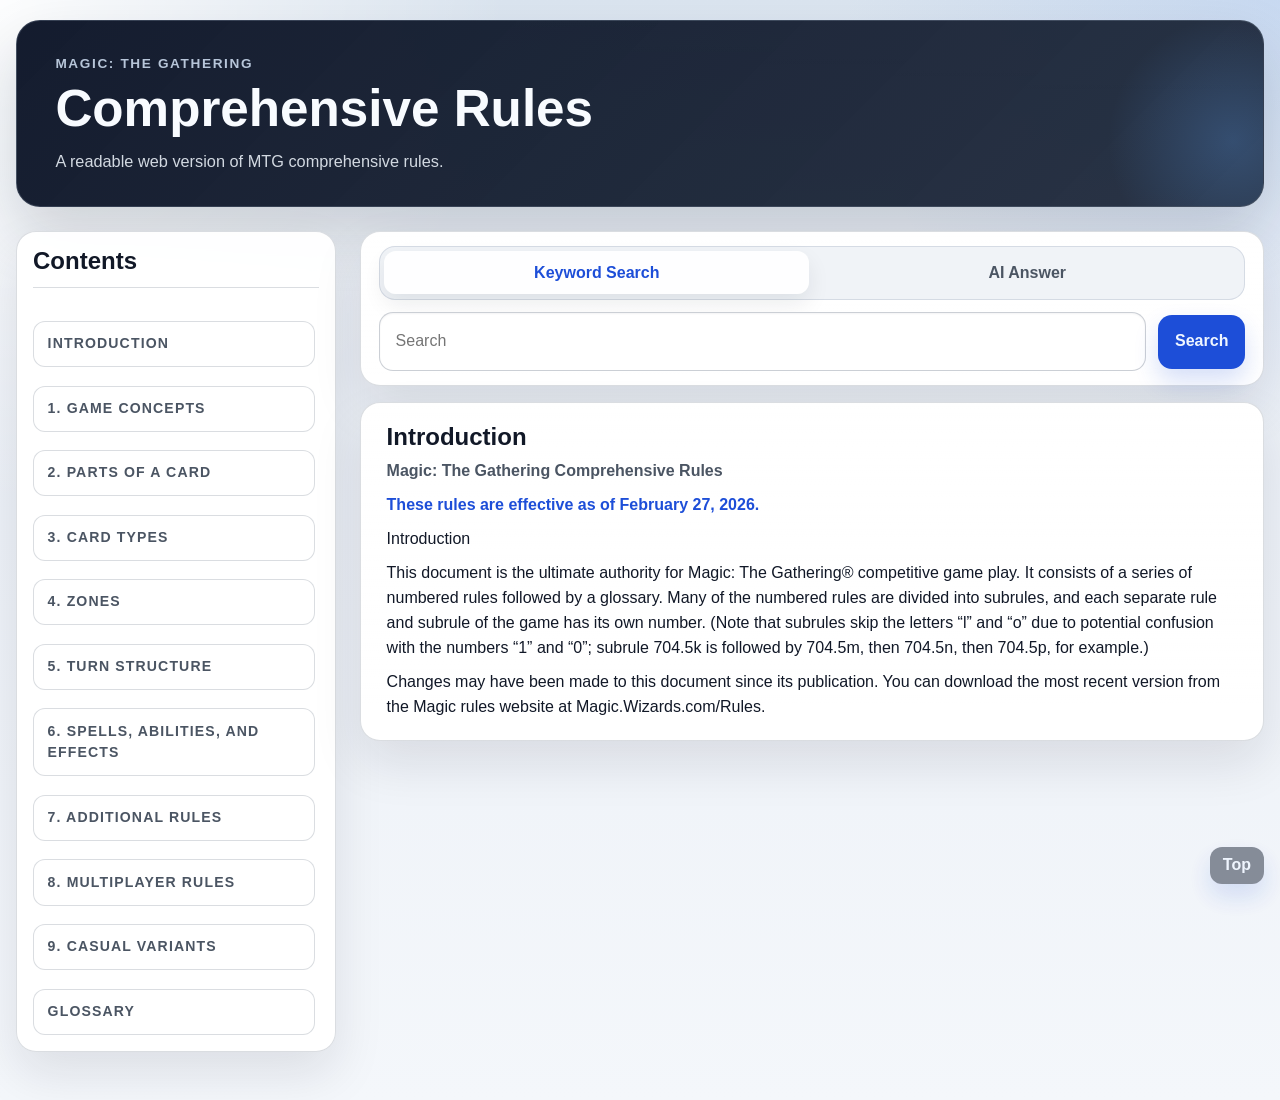
<file: index.html>
<!DOCTYPE html>
<html lang="en">
<head>
  <meta charset="UTF-8">
  <meta name="viewport" content="width=device-width, initial-scale=1.0">
  <title>Magic Comprehensive Rules</title>
  <link rel="stylesheet" href="styles.css">
</head>
<body>
  <div class="page-shell">
    <header id="page-top" class="hero">
      <p class="eyebrow">Magic: The Gathering</p>
      <h1>Comprehensive Rules</h1>
      <p class="hero-copy">
        A readable web version of MTG comprehensive rules.
      </p>
    </header>

    <div class="layout">
      <div id="mobile-search-slot" class="mobile-search-slot"></div>
      <aside class="toc-panel" aria-labelledby="toc-heading">
        <div class="toc-inner">
          <div class="toc-header">
            <h2 id="toc-heading">Contents</h2>
            <button
              id="toc-toggle"
              class="toc-toggle"
              type="button"
              aria-expanded="true"
              aria-controls="toc"
            >
              -
            </button>
          </div>
          <nav id="toc" class="toc" aria-label="Table of contents">
            <p class="loading">Loading contents…</p>
          </nav>
        </div>
      </aside>

      <main id="top" class="rules-panel">
        <div id="search-card-home"></div>
        <section class="card search-card" aria-label="Search or AI answer">
          <div class="search-mode-toggle" role="group" aria-label="Search mode">
            <button
              id="keyword-mode-button"
              class="search-mode-button is-active"
              type="button"
              data-search-mode="keyword"
              aria-pressed="true"
              disabled
            >
              Keyword Search
            </button>
            <button
              id="ai-mode-button"
              class="search-mode-button"
              type="button"
              data-search-mode="ai"
              aria-pressed="false"
              disabled
            >
              AI Answer
            </button>
          </div>

          <form id="search-form" class="search-form" role="search">
            <label class="sr-only" for="keyword-search">Search the rules text or ask AI</label>
            <input
              id="keyword-search"
              class="search-input"
              type="search"
              name="query"
              autocomplete="off"
              spellcheck="false"
              disabled
            >
            <button class="search-button" type="submit" disabled>Search</button>
          </form>

        </section>

        <section id="search-results-page" class="card search-page" aria-live="polite" hidden>
          <div class="search-page-header">
            <h2>Search Results</h2>
            <p id="search-page-summary" class="search-page-summary"></p>
          </div>
          <div id="search-results" class="search-results"></div>
        </section>

        <section id="ai-results-page" class="card search-page ai-results-page" aria-live="polite" hidden>
          <div class="search-page-header">
            <h2>AI Answer</h2>
            <p id="ai-page-summary" class="search-page-summary"></p>
          </div>
          <div id="ai-results" class="ai-results"></div>
        </section>

        <section id="intro" class="card intro-card" aria-live="polite">
          <p class="loading">Loading rules text…</p>
        </section>
        <article id="rules" class="rules-content" aria-label="Magic Comprehensive Rules"></article>
      </main>
    </div>
  </div>

  <div class="floating-actions" aria-label="Page actions">
    <a class="mobile-top-link" href="#page-top">Top</a>
  </div>

  <script>
    const RULE_FILE = "MagicCompRules.txt";
    const SEARCH_RESULT_LIMIT = 75;
    const SEARCH_MODE_KEYWORD = "keyword";
    const SEARCH_MODE_AI = "ai";
    const searchState = {
      records: [],
      recordsById: new Map(),
      latestResults: [],
      activeTerms: [],
      selectedTargetId: "",
      latestAiQuery: "",
      mode: SEARCH_MODE_KEYWORD,
    };

    function slugify(value) {
      return value
        .toLowerCase()
        .replace(/[^a-z0-9]+/g, "-")
        .replace(/^-+|-+$/g, "");
    }

    function makeSectionId(line) {
      const match = line.match(/^(\d{3})\.\s+/);
      if (match) {
        return `rule-${match[1]}`;
      }
      if (line === "Glossary") {
        return "glossary";
      }
      return slugify(line);
    }

    function makeChapterId(title) {
      return `chapter-${slugify(title)}`;
    }

    function makeRuleLineId(ruleNumber) {
      return `rule-${ruleNumber.toLowerCase().replace(/[^a-z0-9]+/g, "-").replace(/^-+|-+$/g, "")}`;
    }

    function findNthIndex(lines, value, occurrence) {
      let count = 0;
      for (let index = 0; index < lines.length; index += 1) {
        if (lines[index] === value) {
          count += 1;
          if (count === occurrence) {
            return index;
          }
        }
      }
      return -1;
    }

    function createParagraph(text, className) {
      const paragraph = document.createElement("p");
      appendLinkedRuleText(paragraph, text);
      if (className) {
        paragraph.className = className;
      }
      return paragraph;
    }

    function createRuleReferenceLink(ruleNumber) {
      const normalizedRuleNumber = ruleNumber.toLowerCase().replace(/\.$/, "");
      const link = document.createElement("a");
      link.className = "rule-ref-link";
      link.href = /^\d{3}$/.test(normalizedRuleNumber)
        ? `#rule-${normalizedRuleNumber}`
        : `#${makeRuleLineId(normalizedRuleNumber)}`;
      link.textContent = normalizedRuleNumber;
      return link;
    }

    function appendLinkedRuleText(element, text) {
      const referenceRegex = /\b(rule|rules)\s+((?:\d{3}(?:\.\d+[a-z]?)?)(?:\s*(?:,|and|or)\s+\d{3}(?:\.\d+[a-z]?)?)*)/gi;
      const ruleNumberRegex = /\d{3}(?:\.\d+[a-z]?)?/gi;
      let lastIndex = 0;

      Array.from(text.matchAll(referenceRegex)).forEach((match) => {
        const matchIndex = match.index ?? 0;
        if (matchIndex > lastIndex) {
          element.appendChild(document.createTextNode(text.slice(lastIndex, matchIndex)));
        }

        const [, prefix, references] = match;
        element.appendChild(document.createTextNode(`${prefix} `));

        let referenceIndex = 0;
        Array.from(references.matchAll(ruleNumberRegex)).forEach((referenceMatch) => {
          const numberIndex = referenceMatch.index ?? 0;
          if (numberIndex > referenceIndex) {
            element.appendChild(document.createTextNode(references.slice(referenceIndex, numberIndex)));
          }

          element.appendChild(createRuleReferenceLink(referenceMatch[0]));
          referenceIndex = numberIndex + referenceMatch[0].length;
        });

        if (referenceIndex < references.length) {
          element.appendChild(document.createTextNode(references.slice(referenceIndex)));
        }

        lastIndex = matchIndex + match[0].length;
      });

      if (lastIndex < text.length) {
        element.appendChild(document.createTextNode(text.slice(lastIndex)));
      }
    }

    function normalizeSearchText(value) {
      return value.toLowerCase().replace(/\s+/g, " ").trim();
    }

    function parseSearchTerms(query) {
      return query
        .toLowerCase()
        .trim()
        .split(/\s+/)
        .filter(Boolean);
    }

    function escapeHtml(value) {
      return value
        .replaceAll("&", "&amp;")
        .replaceAll("<", "&lt;")
        .replaceAll(">", "&gt;")
        .replaceAll('"', "&quot;")
        .replaceAll("'", "&#39;");
    }

    function escapeRegExp(value) {
      return value.replace(/[.*+?^${}()|[\]\\]/g, "\\$&");
    }

    function buildSearchRegex(terms) {
      if (!terms.length) {
        return null;
      }

      const pattern = terms
        .slice()
        .sort((left, right) => right.length - left.length)
        .map((term) => escapeRegExp(term))
        .join("|");
      return new RegExp(`(${pattern})`, "gi");
    }

    function highlightMatchesInText(text, terms) {
      const regex = buildSearchRegex(terms);
      if (!regex) {
        return escapeHtml(text);
      }

      const matches = Array.from(text.matchAll(regex));
      if (!matches.length) {
        return escapeHtml(text);
      }

      let html = "";
      let lastIndex = 0;
      matches.forEach((match) => {
        const index = match.index ?? 0;
        html += escapeHtml(text.slice(lastIndex, index));
        html += `<mark class="search-highlight">${escapeHtml(match[0])}</mark>`;
        lastIndex = index + match[0].length;
      });
      html += escapeHtml(text.slice(lastIndex));
      return html;
    }

    function createSearchSnippet(text, terms, maxLength = 220) {
      if (!text) {
        return "";
      }

      const normalizedText = text.toLowerCase();
      const firstMatchIndex = terms.reduce((closest, term) => {
        const matchIndex = normalizedText.indexOf(term);
        if (matchIndex === -1) {
          return closest;
        }
        return closest === -1 ? matchIndex : Math.min(closest, matchIndex);
      }, -1);

      const focusIndex = firstMatchIndex === -1 ? 0 : firstMatchIndex;
      const start = Math.max(0, focusIndex - 80);
      const end = Math.min(text.length, start + maxLength);
      const snippet = text.slice(start, end).trim();
      const prefix = start > 0 ? "..." : "";
      const suffix = end < text.length ? "..." : "";
      return highlightMatchesInText(`${prefix}${snippet}${suffix}`, terms);
    }

    function createSearchRecord(records, data) {
      records.push({
        ...data,
        order: records.length,
        searchText: normalizeSearchText(data.searchText),
      });
    }

    function buildIntro(lines) {
      const intro = document.getElementById("intro");
      intro.replaceChildren();

      const nonEmpty = lines.map((line) => line.trim()).filter(Boolean);
      const [title, effectiveDate, ...rest] = nonEmpty;

      const introHeading = document.createElement("h2");
      introHeading.textContent = "Introduction";
      intro.appendChild(introHeading);

      if (title) {
        const sourceTitle = document.createElement("p");
        sourceTitle.className = "intro-source-title";
        sourceTitle.textContent = title;
        intro.appendChild(sourceTitle);
      }

      if (effectiveDate) {
        const effectiveNode = document.createElement("p");
        effectiveNode.className = "effective-date";
        effectiveNode.textContent = effectiveDate;
        intro.appendChild(effectiveNode);
      }

      rest.forEach((line) => {
        intro.appendChild(createParagraph(line));
      });
    }

    function parseContents(lines) {
      const chapters = [];
      let currentChapter = null;
      let reachedGlossary = false;

      lines.forEach((rawLine) => {
        const line = rawLine.trim();
        if (!line || reachedGlossary) {
          return;
        }

        if (/^\d+\.\s/.test(line) && !/^\d{3}\.\s/.test(line)) {
          currentChapter = { title: line, sections: [] };
          chapters.push(currentChapter);
          return;
        }

        if (/^\d{3}\.\s/.test(line)) {
          if (!currentChapter) {
            currentChapter = { title: "Rules", sections: [] };
            chapters.push(currentChapter);
          }
          currentChapter.sections.push({ title: line, id: makeSectionId(line) });
          return;
        }

        if (line === "Glossary") {
          chapters.push({ title: "Glossary", id: "glossary", standalone: true });
          currentChapter = null;
          reachedGlossary = true;
        }
      });

      return chapters;
    }

    function buildContents(chapters) {
      const toc = document.getElementById("toc");
      toc.replaceChildren();

      const fragment = document.createDocumentFragment();

      const introLink = document.createElement("a");
      introLink.className = "toc-standalone-link";
      introLink.href = "#intro";
      introLink.textContent = "Introduction";
      fragment.appendChild(introLink);

      chapters.forEach((chapter) => {
        if (chapter.standalone) {
          const link = document.createElement("a");
          link.className = "toc-standalone-link";
          link.href = `#${chapter.id}`;
          link.textContent = chapter.title;
          fragment.appendChild(link);
          return;
        }

        const link = document.createElement("a");
        link.className = "toc-chapter-link";
        link.href = `#${makeChapterId(chapter.title)}`;
        link.textContent = chapter.title;
        fragment.appendChild(link);
      });

      toc.appendChild(fragment);
    }

    function buildRules(lines, chapters) {
      const rulesRoot = document.getElementById("rules");
      rulesRoot.replaceChildren();

      const fragment = document.createDocumentFragment();
      const records = [];
      const chapterStarts = new Map(
        chapters
          .filter((chapter) => Array.isArray(chapter.sections) && chapter.sections.length > 0)
          .map((chapter) => [chapter.sections[0].title.slice(0, 3), chapter])
      );

      let currentChapter = null;
      let currentChapterTitle = "";
      let currentSection = null;
      let currentSectionBody = null;
      let currentSectionTitle = "";
      let currentNoteCount = 0;

      function flushChapter() {
        if (currentChapter) {
          fragment.appendChild(currentChapter);
          currentChapter = null;
        }
      }

      function flushSection() {
        if (currentSection) {
          currentChapter.querySelector(".chapter-sections").appendChild(currentSection);
          currentSection = null;
          currentSectionBody = null;
        }
      }

      lines.forEach((rawLine) => {
        const line = rawLine.trim();

        if (!line) {
          return;
        }

        const sectionMatch = line.match(/^(\d{3})\.\s+(.+)$/);
        if (sectionMatch) {
          flushSection();

          const [_, sectionNumber, sectionTitle] = sectionMatch;
          const chapter = chapterStarts.get(sectionNumber);
          if (chapter && (!currentChapter || currentChapter.id !== makeChapterId(chapter.title))) {
            flushChapter();
            currentChapterTitle = chapter.title;

            currentChapter = document.createElement("section");
            currentChapter.className = "chapter-block";
            currentChapter.id = makeChapterId(chapter.title);

            const chapterSummary = document.createElement("div");
            chapterSummary.className = "chapter-summary";

            const chapterHeading = document.createElement("span");
            chapterHeading.className = "chapter-heading";
            chapterHeading.textContent = chapter.title;
            chapterSummary.appendChild(chapterHeading);

            currentChapter.appendChild(chapterSummary);

            const chapterSections = document.createElement("div");
            chapterSections.className = "chapter-sections";
            currentChapter.appendChild(chapterSections);
          }

          currentSection = document.createElement("details");
          currentSection.className = "card rule-section";
          currentSection.id = `rule-${sectionNumber}`;
          currentSectionTitle = `${sectionNumber}. ${sectionTitle}`;
          currentNoteCount = 0;

          const summary = document.createElement("summary");
          summary.className = "rule-section-summary";

          const heading = document.createElement("span");
          heading.className = "rule-section-heading";
          heading.textContent = `${sectionNumber}. ${sectionTitle}`;
          summary.appendChild(heading);

          currentSection.appendChild(summary);

          currentSectionBody = document.createElement("div");
          currentSectionBody.className = "rule-section-body";
          currentSection.appendChild(currentSectionBody);

          createSearchRecord(records, {
            category: "Rule section",
            title: currentSectionTitle,
            subtitle: currentChapterTitle || "Rules",
            text: currentSectionTitle,
            searchText: `${currentChapterTitle} ${currentSectionTitle}`,
            targetId: currentSection.id,
            element: summary,
          });
          return;
        }

        const ruleLineMatch = line.match(/^(\d+\.\d+[a-z]?\.?)\s+(.*)$/i);
        if (ruleLineMatch && currentSectionBody) {
          const [_, ruleNumber, ruleText] = ruleLineMatch;
          const paragraph = document.createElement("p");
          paragraph.className = "rule-line";
          paragraph.id = makeRuleLineId(ruleNumber);

          const number = document.createElement("span");
          number.className = "rule-number";
          number.textContent = ruleNumber;
          paragraph.appendChild(number);
          appendLinkedRuleText(paragraph, ` ${ruleText}`);
          currentSectionBody.appendChild(paragraph);

          createSearchRecord(records, {
            category: "Rule line",
            title: `${ruleNumber} ${ruleText}`,
            subtitle: currentSectionTitle,
            text: `${ruleNumber} ${ruleText}`,
            searchText: `${currentChapterTitle} ${currentSectionTitle} ${ruleNumber} ${ruleText}`,
            targetId: paragraph.id,
            element: paragraph,
          });
          return;
        }

        if (currentSectionBody) {
          currentNoteCount += 1;
          const note = createParagraph(line, "rule-note");
          note.id = `${currentSection.id}-note-${currentNoteCount}`;
          currentSectionBody.appendChild(note);

          createSearchRecord(records, {
            category: "Rule note",
            title: line,
            subtitle: currentSectionTitle,
            text: line,
            searchText: `${currentChapterTitle} ${currentSectionTitle} ${line}`,
            targetId: note.id,
            element: note,
          });
        }
      });

      flushSection();
      flushChapter();
      rulesRoot.appendChild(fragment);
      return records;
    }

    function buildGlossary(lines) {
      const rulesRoot = document.getElementById("rules");
      const glossary = document.createElement("details");
      glossary.className = "card glossary-section";
      glossary.id = "glossary";

      const heading = document.createElement("summary");
      heading.className = "glossary-summary";

      const title = document.createElement("span");
      title.className = "glossary-heading";
      title.textContent = "Glossary";
      heading.appendChild(title);
      glossary.appendChild(heading);

      const glossaryBody = document.createElement("div");
      glossaryBody.className = "glossary-body";
      glossary.appendChild(glossaryBody);
      const records = [];

      function createEntry(term) {
        const entry = document.createElement("section");
        entry.className = "glossary-entry";
        entry.id = `glossary-${slugify(term)}`;

        const termHeading = document.createElement("h3");
        termHeading.textContent = term;
        entry.appendChild(termHeading);
        return entry;
      }

      const entries = [];
      let currentBlock = [];

      lines.forEach((rawLine) => {
        const line = rawLine.trim();
        if (!line) {
          if (currentBlock.length > 0) {
            entries.push(currentBlock);
            currentBlock = [];
          }
          return;
        }

        currentBlock.push(line);
      });

      if (currentBlock.length > 0) {
        entries.push(currentBlock);
      }

      const letterTargets = new Map();
      entries.forEach((entryLines) => {
        const term = entryLines[0] || "";
        const firstLetter = term.charAt(0).toUpperCase();
        if (/^[A-Z]$/.test(firstLetter) && !letterTargets.has(firstLetter)) {
          letterTargets.set(firstLetter, `glossary-${slugify(term)}`);
        }
      });

      const glossaryNav = document.createElement("nav");
      glossaryNav.className = "glossary-nav";
      glossaryNav.setAttribute("aria-label", "Glossary A to Z");

      "ABCDEFGHIJKLMNOPQRSTUVWXYZ".split("").forEach((letter) => {
        const targetId = letterTargets.get(letter);
        if (targetId) {
          const link = document.createElement("a");
          link.className = "glossary-nav-link";
          link.href = `#${targetId}`;
          link.textContent = letter;
          glossaryNav.appendChild(link);
          return;
        }

        const placeholder = document.createElement("span");
        placeholder.className = "glossary-nav-link is-disabled";
        placeholder.textContent = letter;
        placeholder.setAttribute("aria-hidden", "true");
        glossaryNav.appendChild(placeholder);
      });

      glossaryBody.appendChild(glossaryNav);

      entries.forEach((entryLines) => {
        const [term, ...descriptionLines] = entryLines;
        const entry = createEntry(term || "Terms");
        glossaryBody.appendChild(entry);

        descriptionLines.forEach((descriptionLine) => {
          entry.appendChild(createParagraph(descriptionLine));
        });

        createSearchRecord(records, {
          category: "Glossary",
          title: term || "Terms",
          subtitle: "Glossary entry",
          text: `${term || "Terms"} ${descriptionLines.join(" ")}`.trim(),
          searchText: `${term || "Terms"} ${descriptionLines.join(" ")}`.trim(),
          targetId: entry.id,
          element: entry,
        });
      });

      rulesRoot.appendChild(glossary);
      return records;
    }

    function clearActiveDocumentHighlights() {
      document.querySelectorAll("#intro mark.search-highlight, #rules mark.search-highlight").forEach((mark) => {
        const parent = mark.parentNode;
        if (!parent) {
          return;
        }

        parent.replaceChild(document.createTextNode(mark.textContent || ""), mark);
        parent.normalize();
      });
    }

    function highlightElementText(element, terms) {
      const regex = buildSearchRegex(terms);
      if (!regex || !element) {
        return;
      }

      const walker = document.createTreeWalker(element, NodeFilter.SHOW_TEXT, {
        acceptNode(node) {
          if (!node.nodeValue || !node.nodeValue.trim()) {
            return NodeFilter.FILTER_REJECT;
          }

          const parent = node.parentElement;
          if (!parent || parent.closest("mark.search-highlight")) {
            return NodeFilter.FILTER_REJECT;
          }

          if (["SCRIPT", "STYLE"].includes(parent.tagName)) {
            return NodeFilter.FILTER_REJECT;
          }

          return NodeFilter.FILTER_ACCEPT;
        },
      });

      const textNodes = [];
      let currentNode = walker.nextNode();
      while (currentNode) {
        textNodes.push(currentNode);
        currentNode = walker.nextNode();
      }

      textNodes.forEach((node) => {
        regex.lastIndex = 0;
        if (!regex.test(node.nodeValue)) {
          return;
        }

        regex.lastIndex = 0;
        const fragment = document.createDocumentFragment();
        let lastIndex = 0;

        Array.from(node.nodeValue.matchAll(regex)).forEach((match) => {
          const index = match.index ?? 0;
          if (index > lastIndex) {
            fragment.appendChild(document.createTextNode(node.nodeValue.slice(lastIndex, index)));
          }

          const mark = document.createElement("mark");
          mark.className = "search-highlight";
          mark.textContent = match[0];
          fragment.appendChild(mark);
          lastIndex = index + match[0].length;
        });

        if (lastIndex < node.nodeValue.length) {
          fragment.appendChild(document.createTextNode(node.nodeValue.slice(lastIndex)));
        }

        node.parentNode.replaceChild(fragment, node);
      });
    }

    function applyActiveDocumentHighlights() {
      clearActiveDocumentHighlights();

      if (!searchState.activeTerms.length) {
        return;
      }

      const targetId = searchState.selectedTargetId || window.location.hash.replace(/^#/, "");
      if (!targetId) {
        return;
      }

      const record = searchState.recordsById.get(targetId);
      if (!record) {
        return;
      }

      highlightElementText(record.element, searchState.activeTerms);
    }

    function getHashScrollTarget(target) {
      if (!target) {
        return null;
      }

      if (target.classList.contains("rule-section")) {
        return target.querySelector(".rule-section-summary") || target;
      }

      return target;
    }

    function isKeywordResultsTarget(target) {
      return Boolean(target && (target.id === "search-results-page" || target.closest("#search-results-page")));
    }

    function isAiResultsTarget(target) {
      return Boolean(target && (target.id === "ai-results-page" || target.closest("#ai-results-page")));
    }

    function isSearchInterfaceTarget(target) {
      return isKeywordResultsTarget(target) || isAiResultsTarget(target);
    }

    function clearSearchIfNavigatingAway(target) {
      const searchInput = document.getElementById("keyword-search");
      if (!searchInput || isSearchInterfaceTarget(target)) {
        return;
      }

      if (!searchInput.value && !searchState.activeTerms.length && !searchState.latestResults.length && !searchState.latestAiQuery) {
        return;
      }

      searchInput.value = "";
      resetSearchDisplay("");
    }

    function setVisibleBodyForTarget(target) {
      const intro = document.getElementById("intro");
      const searchPage = document.getElementById("search-results-page");
      const aiPage = document.getElementById("ai-results-page");
      const chapters = document.querySelectorAll(".chapter-block");
      const glossary = document.getElementById("glossary");

      chapters.forEach((chapter) => {
        chapter.hidden = true;
      });

      if (glossary) {
        glossary.hidden = true;
      }

      if (searchPage) {
        searchPage.hidden = true;
      }

      if (aiPage) {
        aiPage.hidden = true;
      }

      if (!target) {
        intro.hidden = false;
        return;
      }

      if (target.id === "top" || target.id === "page-top") {
        intro.hidden = false;
        return;
      }

      chapters.forEach((chapter) => {
        chapter.hidden = true;
      });

      if (glossary) {
        glossary.hidden = true;
      }

      intro.hidden = true;

      if (isKeywordResultsTarget(target)) {
        if (searchPage) {
          searchPage.hidden = false;
        }
        return;
      }

      if (isAiResultsTarget(target)) {
        if (aiPage) {
          aiPage.hidden = false;
        }
        return;
      }

      if (target.id === "intro") {
        intro.hidden = false;
        return;
      }

      const chapterBlock = target.closest(".chapter-block");
      if (chapterBlock) {
        chapterBlock.hidden = false;
        return;
      }

      if (target.classList.contains("chapter-block")) {
        target.hidden = false;
        return;
      }

      if (target.id === "glossary" || target.closest("#glossary")) {
        if (glossary) {
          glossary.hidden = false;
        }
      }
    }

    function revealTargetFromHash() {
      if (!window.location.hash) {
        setVisibleBodyForTarget(null);
        return;
      }

      const target = document.querySelector(window.location.hash);
      if (!target) {
        setVisibleBodyForTarget(null);
        clearSearchIfNavigatingAway(null);
        return;
      }

      setVisibleBodyForTarget(target);
      clearSearchIfNavigatingAway(target);

      let node = target;
      while (node) {
        if (node.tagName === "DETAILS") {
          node.open = true;
        }
        node = node.parentElement;
      }

      const scrollTarget = getHashScrollTarget(target);
      if (scrollTarget) {
        const root = document.documentElement;
        const previousScrollBehavior = root.style.scrollBehavior;
        root.style.scrollBehavior = "auto";
        scrollTarget.scrollIntoView({ behavior: "auto", block: "start" });
        window.setTimeout(() => {
          root.style.scrollBehavior = previousScrollBehavior;
        }, 0);
      }

      applyActiveDocumentHighlights();
    }

    function jumpToHash(hash) {
      const targetId = hash.replace(/^#/, "");
      const target = targetId ? document.getElementById(targetId) : null;
      if (!target) {
        return;
      }

      const scrollTarget = getHashScrollTarget(target);

      const root = document.documentElement;
      const previousScrollBehavior = root.style.scrollBehavior;
      root.style.scrollBehavior = "auto";

      history.pushState(null, "", hash);
      revealTargetFromHash();
      scrollTarget.scrollIntoView({ behavior: "auto", block: "start" });

      window.setTimeout(() => {
        root.style.scrollBehavior = previousScrollBehavior;
      }, 0);
    }

    function collapseOpenSections() {
      document.querySelectorAll(".rules-panel .rule-section[open]").forEach((section) => {
        section.open = false;
      });
    }

    function resetToTop() {
      const pageTarget = document.getElementById("page-top");
      if (!pageTarget) {
        return;
      }

      collapseOpenSections();

      const root = document.documentElement;
      const previousScrollBehavior = root.style.scrollBehavior;
      root.style.scrollBehavior = "auto";

      pageTarget.scrollIntoView({ behavior: "auto", block: "start" });

      window.setTimeout(() => {
        root.style.scrollBehavior = previousScrollBehavior;
      }, 0);
    }

    function navigateHeroToIntro() {
      const hero = document.getElementById("page-top");
      const intro = document.getElementById("intro");
      if (!hero || !intro) {
        return;
      }

      const root = document.documentElement;
      const previousScrollBehavior = root.style.scrollBehavior;
      root.style.scrollBehavior = "auto";

      history.pushState(null, "", "#intro");
      setVisibleBodyForTarget(intro);
      clearSearchIfNavigatingAway(intro);
      applyActiveDocumentHighlights();
      hero.scrollIntoView({ behavior: "auto", block: "start" });

      window.setTimeout(() => {
        root.style.scrollBehavior = previousScrollBehavior;
      }, 0);
    }

    function rankSearchRecord(record, query, terms) {
      let score = 0;
      if (record.searchText.includes(normalizeSearchText(query))) {
        score += 10;
      }

      terms.forEach((term) => {
        const matches = record.searchText.split(term).length - 1;
        score += matches;
      });

      if (record.category === "Glossary") {
        score += 2;
      }

      if (record.category === "Rule section") {
        score += 1;
      }

      return score;
    }

    function searchRecords(query) {
      const terms = parseSearchTerms(query);
      if (!terms.length) {
        return [];
      }

      return searchState.records
        .filter((record) => terms.every((term) => record.searchText.includes(term)))
        .map((record) => ({
          ...record,
          score: rankSearchRecord(record, query, terms),
        }))
        .sort((left, right) => right.score - left.score || left.order - right.order);
    }

    function renderSearchResults(results, query, terms) {
      const resultsRoot = document.getElementById("search-results");
      const pageSummary = document.getElementById("search-page-summary");

      if (!query.trim()) {
        if (pageSummary) {
          pageSummary.textContent = "";
        }
        resultsRoot.replaceChildren();
        return;
      }

      if (!results.length) {
        if (pageSummary) {
          pageSummary.textContent = `No matches for "${query}".`;
        }
        resultsRoot.innerHTML = `
          <p class="search-empty">No rules text or glossary entries matched that search.</p>
        `;
        return;
      }

      const shownResults = results.slice(0, SEARCH_RESULT_LIMIT);
      const resultLabel = shownResults.length === results.length
        ? `${results.length} matches for "${query}".`
        : `Showing ${shownResults.length} of ${results.length} matches for "${query}".`;
      if (pageSummary) {
        pageSummary.textContent = resultLabel;
      }

      const fragment = document.createDocumentFragment();
      shownResults.forEach((result) => {
        const link = document.createElement("a");
        link.className = "search-result";
        link.href = `#${result.targetId}`;

        const meta = document.createElement("span");
        meta.className = "search-result-meta";
        meta.textContent = result.category;
        link.appendChild(meta);

        const title = document.createElement("strong");
        title.className = "search-result-title";
        title.innerHTML = highlightMatchesInText(result.title, terms);
        link.appendChild(title);

        const subtitle = document.createElement("span");
        subtitle.className = "search-result-subtitle";
        subtitle.innerHTML = escapeHtml(result.subtitle);
        link.appendChild(subtitle);

        const snippet = document.createElement("span");
        snippet.className = "search-result-snippet";
        snippet.innerHTML = createSearchSnippet(result.text, terms);
        link.appendChild(snippet);

        link.addEventListener("click", (event) => {
          event.preventDefault();
          searchState.selectedTargetId = result.targetId;
          jumpToHash(`#${result.targetId}`);
        });

        fragment.appendChild(link);
      });

      resultsRoot.replaceChildren(fragment);
    }

    function renderAiResults(query) {
      const pageSummary = document.getElementById("ai-page-summary");
      const resultsRoot = document.getElementById("ai-results");
      const trimmedQuery = query.trim();

      searchState.latestAiQuery = trimmedQuery;
      if (pageSummary) {
        pageSummary.textContent = `Prompt: "${trimmedQuery}"`;
      }

      resultsRoot.innerHTML = `
        <section class="ai-result-card" aria-label="AI answer placeholder">
          <p class="ai-result-label">Prompt</p>
          <p class="ai-result-query">${escapeHtml(trimmedQuery)}</p>
          <p class="ai-result-body">AI answer mode is set up. Connect the RAG backend next to show generated answers here.</p>
        </section>
      `;
    }

    function runSearch(query) {
      if (!query.trim()) {
        resetSearchDisplay(query);
        return;
      }

      collapseMobileToc();
      searchState.latestAiQuery = "";
      searchState.selectedTargetId = "";
      searchState.activeTerms = parseSearchTerms(query);
      searchState.latestResults = searchRecords(query);
      renderSearchResults(searchState.latestResults, query, searchState.activeTerms);
      applyActiveDocumentHighlights();
      jumpToHash("#search-results-page");
    }

    function runAiSearch(query) {
      const trimmedQuery = query.trim();
      if (!trimmedQuery) {
        resetSearchDisplay(query);
        return;
      }

      collapseMobileToc();
      searchState.selectedTargetId = "";
      searchState.activeTerms = [];
      searchState.latestResults = [];
      hideSearchResults();
      applyActiveDocumentHighlights();
      renderAiResults(trimmedQuery);
      jumpToHash("#ai-results-page");
    }

    function hideSearchResults() {
      document.getElementById("search-results").replaceChildren();
    }

    function hideAiResults() {
      document.getElementById("ai-results").replaceChildren();
    }

    function setSearchMode(mode) {
      const nextMode = mode === SEARCH_MODE_AI ? SEARCH_MODE_AI : SEARCH_MODE_KEYWORD;
      const searchCard = document.querySelector(".search-card");
      const searchForm = document.getElementById("search-form");
      const submitButton = searchForm ? searchForm.querySelector('button[type="submit"]') : null;
      const searchInput = document.getElementById("keyword-search");

      searchState.mode = nextMode;

      document.querySelectorAll(".search-mode-button").forEach((button) => {
        const isActive = button.dataset.searchMode === nextMode;
        button.classList.toggle("is-active", isActive);
        button.setAttribute("aria-pressed", isActive ? "true" : "false");
      });

      if (submitButton) {
        submitButton.textContent = nextMode === SEARCH_MODE_AI ? "Ask AI" : "Search";
      }

      if (searchInput) {
        searchInput.placeholder = nextMode === SEARCH_MODE_AI ? "Ask AI" : "Search";
      }

      if (searchCard) {
        searchCard.setAttribute("aria-label", nextMode === SEARCH_MODE_AI ? "AI answer" : "Keyword search");
      }

      if (searchForm) {
        searchForm.setAttribute("aria-label", nextMode === SEARCH_MODE_AI ? "AI answer prompt" : "Keyword search");
      }

      resetSearchDisplay(searchInput ? searchInput.value : "");
    }

    function resetSearchDisplay(query) {
      searchState.selectedTargetId = "";
      searchState.activeTerms = [];
      searchState.latestResults = [];
      searchState.latestAiQuery = "";
      hideSearchResults();
      hideAiResults();
      applyActiveDocumentHighlights();

      const pageSummary = document.getElementById("search-page-summary");
      const aiPageSummary = document.getElementById("ai-page-summary");
      const resultsRoot = document.getElementById("search-results");
      const aiResultsRoot = document.getElementById("ai-results");
      const isAiMode = searchState.mode === SEARCH_MODE_AI;
      if (!query.trim()) {
        if (pageSummary) {
          pageSummary.textContent = "";
        }
        if (aiPageSummary) {
          aiPageSummary.textContent = "";
        }
        if (resultsRoot) {
          resultsRoot.innerHTML = `
            <p class="search-empty">Search for rules text or glossary entries to open a dedicated results page.</p>
          `;
        }
        if (aiResultsRoot) {
          aiResultsRoot.innerHTML = `
            <section class="ai-result-card" aria-label="AI answer placeholder">
              <p class="ai-result-label">AI Answer</p>
              <p class="ai-result-body">Ask a rules question to open a dedicated AI answer page.</p>
            </section>
          `;
        }
        return;
      }

      if (pageSummary) {
        pageSummary.textContent = isAiMode ? "" : `Press "Search" to open results for "${query}".`;
      }
      if (aiPageSummary) {
        aiPageSummary.textContent = isAiMode ? `Press "Ask AI" to open an answer page for "${query}".` : "";
      }
      if (resultsRoot) {
        resultsRoot.innerHTML = `
          <p class="search-empty">${isAiMode ? "Switch to Keyword Search to see term matches." : `Press "Search" to open a dedicated results page for "${escapeHtml(query)}".`}</p>
        `;
      }
      if (aiResultsRoot) {
        aiResultsRoot.innerHTML = `
          <section class="ai-result-card" aria-label="AI answer placeholder">
            <p class="ai-result-label">${isAiMode ? "Prompt" : "AI Answer"}</p>
            <p class="ai-result-body">${isAiMode ? `Press "Ask AI" to open a dedicated answer page for "${escapeHtml(query)}".` : "Switch to AI Answer mode to ask a rules question."}</p>
          </section>
        `;
      }
    }

    function initializeSearch(records) {
      searchState.records = records;
      searchState.recordsById = new Map(records.map((record) => [record.targetId, record]));

      const searchForm = document.getElementById("search-form");
      const searchInput = document.getElementById("keyword-search");
      const submitButton = searchForm.querySelector('button[type="submit"]');
      const modeButtons = document.querySelectorAll(".search-mode-button");

      searchInput.disabled = false;
      submitButton.disabled = false;
      modeButtons.forEach((button) => {
        button.disabled = false;
        button.addEventListener("click", () => {
          setSearchMode(button.dataset.searchMode);
        });
      });

      searchInput.addEventListener("input", () => {
        resetSearchDisplay(searchInput.value);
      });

      searchForm.addEventListener("submit", (event) => {
        event.preventDefault();
        if (searchState.mode === SEARCH_MODE_AI) {
          runAiSearch(searchInput.value);
          return;
        }

        runSearch(searchInput.value);
      });

      setSearchMode(SEARCH_MODE_KEYWORD);
      resetSearchDisplay("");
    }

    async function init() {
      try {
        const response = await fetch(RULE_FILE);
        if (!response.ok) {
          throw new Error(`Unable to load ${RULE_FILE} (${response.status})`);
        }

        const text = await response.text();
        const lines = text.split(/\r?\n/);
        const contentsIndex = lines.indexOf("Contents");
        const bodyStartIndex = findNthIndex(lines, "100. General", 2);
        const glossaryIndex = lines.lastIndexOf("Glossary");

        if (contentsIndex === -1 || bodyStartIndex === -1 || glossaryIndex === -1) {
          throw new Error("The rules file format was not recognized.");
        }

        const introLines = lines.slice(0, contentsIndex);
        const contentsLines = lines.slice(contentsIndex + 1, bodyStartIndex);
        const bodyLines = lines.slice(bodyStartIndex, glossaryIndex);
        const glossaryLines = lines.slice(glossaryIndex + 1);

        buildIntro(introLines);
        const chapters = parseContents(contentsLines);
        buildContents(chapters);
        const ruleRecords = buildRules(bodyLines, chapters);
        const glossaryRecords = buildGlossary(glossaryLines);
        initializeSearch([...ruleRecords, ...glossaryRecords]);
        bindRuleSectionAccordion();
        revealTargetFromHash();
        bindGlossaryNavInstantJump();
      } catch (error) {
        document.getElementById("toc").innerHTML = `
          <p class="error">Could not load the table of contents.</p>
        `;
        document.getElementById("intro").innerHTML = `
          <h2>Unable to load the rules text</h2>
          <p class="error">${error.message}</p>
          <p>Open this folder through a local web server so the browser can fetch <code>${RULE_FILE}</code>.</p>
        `;
      }
    }

    function bindRuleSectionAccordion() {
      document.querySelectorAll(".rule-section").forEach((section) => {
        const summary = section.querySelector(".rule-section-summary");
        if (!summary) {
          return;
        }

        summary.addEventListener("click", (event) => {
          event.preventDefault();
          const sectionGroup = section.closest(".chapter-sections");
          const willOpen = !section.open;

          if (!sectionGroup) {
            section.open = willOpen;
            if (willOpen) {
              summary.scrollIntoView({ behavior: "auto", block: "start" });
            }
            return;
          }

          if (willOpen) {
            sectionGroup.querySelectorAll(".rule-section").forEach((peerSection) => {
              if (peerSection !== section) {
                peerSection.open = false;
              }
            });
          }

          section.open = willOpen;
          if (!willOpen) {
            return;
          }

          summary.scrollIntoView({ behavior: "auto", block: "start" });
        });
      });
    }

    function bindGlossaryNavInstantJump() {
      document.querySelectorAll(".glossary-nav-link[href^='#']").forEach((link) => {
        link.addEventListener("click", (event) => {
          const hash = link.getAttribute("href");
          const target = hash ? document.querySelector(hash) : null;
          if (!target) {
            return;
          }

          event.preventDefault();
          jumpToHash(hash);
        });
      });
    }

    function syncMobileSearchPlacement() {
      const searchCard = document.querySelector(".search-card");
      const mobileSlot = document.getElementById("mobile-search-slot");
      const searchCardHome = document.getElementById("search-card-home");
      if (!searchCard || !mobileSlot || !searchCardHome) {
        return;
      }

      if (window.matchMedia("(max-width: 980px)").matches) {
        if (searchCard.parentElement !== mobileSlot) {
          mobileSlot.appendChild(searchCard);
        }
        return;
      }

      if (searchCard.parentElement !== searchCardHome.parentElement || searchCard.previousElementSibling !== searchCardHome) {
        searchCardHome.insertAdjacentElement("afterend", searchCard);
      }
    }

    function syncMobileTocCollapseState() {
      const toc = document.getElementById("toc");
      const toggle = document.getElementById("toc-toggle");
      const isMobile = window.matchMedia("(max-width: 980px)").matches;
      if (!toc || !toggle) {
        return;
      }

      if (!isMobile) {
        toc.hidden = false;
        toggle.hidden = true;
        toggle.setAttribute("aria-expanded", "true");
        toggle.textContent = "-";
        return;
      }

      toggle.hidden = false;
      if (!toggle.dataset.initialized) {
        toc.hidden = false;
        toggle.dataset.initialized = "true";
      }
      toggle.setAttribute("aria-expanded", toc.hidden ? "false" : "true");
      toggle.textContent = toc.hidden ? "+" : "-";
    }

    function collapseMobileToc() {
      const toc = document.getElementById("toc");
      const toggle = document.getElementById("toc-toggle");
      const isMobile = window.matchMedia("(max-width: 980px)").matches;
      if (!toc || !toggle || !isMobile) {
        return;
      }

      toc.hidden = true;
      toggle.setAttribute("aria-expanded", "false");
      toggle.textContent = "+";
    }

    function bindMobileTocToggle() {
      const toc = document.getElementById("toc");
      const toggle = document.getElementById("toc-toggle");
      if (!toc || !toggle) {
        return;
      }

      toggle.addEventListener("click", () => {
        if (!window.matchMedia("(max-width: 980px)").matches) {
          return;
        }

        toc.hidden = !toc.hidden;
        toggle.setAttribute("aria-expanded", toc.hidden ? "false" : "true");
        toggle.textContent = toc.hidden ? "+" : "-";
      });
    }

    function bindTopLinkReset() {
      document.querySelectorAll(".mobile-top-link").forEach((topLink) => {
        topLink.addEventListener("click", (event) => {
        event.preventDefault();
        resetToTop();
      });
      });
    }

    function bindHeroIntroNavigation() {
      const hero = document.getElementById("page-top");
      if (!hero) {
        return;
      }

      hero.addEventListener("click", (event) => {
        if (event.target instanceof Element && event.target.closest("a, button, input, textarea, select")) {
          return;
        }

        navigateHeroToIntro();
      });
    }

    window.addEventListener("hashchange", revealTargetFromHash);
    window.addEventListener("resize", syncMobileSearchPlacement);
    window.addEventListener("resize", syncMobileTocCollapseState);

    bindMobileTocToggle();
    bindHeroIntroNavigation();
    bindTopLinkReset();
    syncMobileSearchPlacement();
    syncMobileTocCollapseState();
    init();
  </script>
</body>
</html>
</file>
<file: styles.css>
:root {
  --bg: #e9eef5;
  --bg-accent: #c9d7e8;
  --paper: rgba(255, 255, 255, 0.96);
  --paper-strong: #ffffff;
  --ink: #111827;
  --muted: #4b5563;
  --line: rgba(71, 85, 105, 0.2);
  --accent: #1d4ed8;
  --accent-soft: rgba(29, 78, 216, 0.1);
  --shadow: 0 22px 50px rgba(15, 23, 42, 0.1);
  --hero-shadow: 0 28px 60px rgba(15, 23, 42, 0.16);
  --radius: 20px;
  --radius-sm: 14px;
}

* {
  box-sizing: border-box;
}

html {
  scroll-behavior: smooth;
}

body {
  margin: 0;
  color: var(--ink);
  background:
    radial-gradient(circle at top left, rgba(255, 255, 255, 0.94), transparent 30%),
    radial-gradient(circle at top right, rgba(59, 130, 246, 0.12), transparent 26%),
    linear-gradient(180deg, #dbe5f0 0%, #e9eef5 20%, #f4f7fb 100%);
  font-family: "Segoe UI", "Helvetica Neue", Arial, sans-serif;
  line-height: 1.55;
}

a {
  color: var(--accent);
  text-decoration: none;
}

a:hover {
  text-decoration: underline;
}

code {
  font-family: "Cascadia Code", Consolas, monospace;
  font-size: 0.95em;
}

.sr-only {
  position: absolute;
  width: 1px;
  height: 1px;
  padding: 0;
  margin: -1px;
  overflow: hidden;
  clip: rect(0, 0, 0, 0);
  white-space: nowrap;
  border: 0;
}

.page-shell {
  width: min(1500px, calc(100% - 2rem));
  margin: 0 auto;
  padding: 1.25rem 0 3rem;
}

.hero {
  position: relative;
  overflow: hidden;
  margin-bottom: 1.5rem;
  padding: 2rem clamp(1.25rem, 3vw, 2.75rem);
  border: 1px solid rgba(148, 163, 184, 0.25);
  border-radius: calc(var(--radius) + 4px);
  background:
    linear-gradient(135deg, rgba(15, 23, 42, 0.98), rgba(30, 41, 59, 0.94)),
    linear-gradient(180deg, rgba(255, 255, 255, 0.06), transparent);
  color: #f8fbff;
  box-shadow: var(--hero-shadow);
  cursor: pointer;
}

.hero::after {
  content: "";
  position: absolute;
  inset: auto -8% -35% auto;
  width: 260px;
  height: 260px;
  border-radius: 50%;
  background: radial-gradient(circle, rgba(96, 165, 250, 0.24), transparent 68%);
  pointer-events: none;
}

.eyebrow {
  margin: 0 0 0.55rem;
  font-size: 0.85rem;
  font-weight: 700;
  letter-spacing: 0.12em;
  text-transform: uppercase;
  color: rgba(219, 234, 254, 0.82);
}

.hero h1 {
  margin: 0;
  font-size: clamp(2.1rem, 4vw, 4rem);
  line-height: 1.02;
}

.hero-copy {
  width: min(54rem, 100%);
  margin: 0.85rem 0 0;
  font-size: 1.02rem;
  color: rgba(226, 232, 240, 0.92);
}

.hero-copy a {
  color: #93c5fd;
}

.layout {
  display: grid;
  grid-template-columns: minmax(260px, 320px) minmax(0, 1fr);
  gap: 1.5rem;
  align-items: start;
}

.mobile-search-slot:empty,
.toc-toggle {
  display: none;
}

.floating-actions {
  position: fixed;
  right: 1rem;
  bottom: 1rem;
  z-index: 25;
  display: flex;
  align-items: center;
  gap: 0.5rem;
}

.mobile-top-link {
  display: inline-flex;
  align-items: center;
  justify-content: center;
  box-sizing: border-box;
  margin: 0;
  width: fit-content;
  min-height: 0;
  padding: 0.6rem 0.75rem;
  border: 1px solid transparent;
  border-radius: 12px;
  appearance: none;
  -webkit-appearance: none;
  background: #6b7280;
  color: #eff6ff;
  opacity: 0.8;
  font-family: inherit;
  font-size: 1rem;
  font-weight: 800;
  line-height: 1;
  text-align: center;
  white-space: nowrap;
  box-shadow: 0 12px 24px rgba(29, 78, 216, 0.18);
  cursor: pointer;
  text-decoration: none;
}

.mobile-top-link:hover,
.mobile-top-link:focus-visible {
  transform: translateY(-1px);
  text-decoration: none;
}

.toc-panel {
  position: sticky;
  top: 1rem;
}

.toc-inner,
.card {
  border: 1px solid var(--line);
  border-radius: var(--radius);
  background: var(--paper);
  box-shadow: var(--shadow);
  backdrop-filter: blur(10px);
}

.toc-inner {
  padding: 1rem;
}

.toc-header {
  display: flex;
  align-items: center;
  justify-content: space-between;
  gap: 1rem;
  padding-bottom: 0.8rem;
  margin-bottom: 0.9rem;
  border-bottom: 1px solid var(--line);
}

.toc-header h2,
.intro-card h2 {
  margin: 0;
  line-height: 1.1;
}

.toc-toggle {
  padding: 0;
  border: 0;
  background: transparent;
  color: var(--accent);
  font: inherit;
  font-size: 1.2rem;
  font-weight: 700;
  line-height: 1;
  cursor: pointer;
}

.toc {
  max-height: calc(100vh - 7rem);
  overflow: auto;
  padding-right: 0.25rem;
}

.toc-standalone-link,
.toc-chapter-link {
  display: block;
  margin-top: 1.15rem;
  padding: 0.7rem 0.85rem;
  border: 1px solid var(--line);
  border-radius: 12px;
  background: rgba(255, 255, 255, 0.45);
  font-size: 0.88rem;
  font-weight: 700;
  letter-spacing: 0.08em;
  text-transform: uppercase;
  color: var(--muted);
  transition: background-color 120ms ease, border-color 120ms ease, color 120ms ease;
}

.toc-standalone-link:hover,
.toc-standalone-link:focus-visible,
.toc-chapter-link:hover,
.toc-chapter-link:focus-visible {
  background: var(--accent-soft);
  border-color: rgba(29, 78, 216, 0.28);
  color: var(--accent);
  text-decoration: none;
}

.rules-panel {
  min-width: 0;
}

.search-page,
.intro-card,
.rule-section,
.glossary-section {
  padding: 1.3rem clamp(1rem, 2vw, 1.6rem);
}

.search-card {
  padding: 0.85rem clamp(0.8rem, 1.6vw, 1.1rem);
  margin-bottom: 1rem;
  background:
    linear-gradient(180deg, rgba(255, 255, 255, 0.68), transparent 95%),
    var(--paper-strong);
}

.search-mode-toggle {
  display: grid;
  grid-template-columns: repeat(2, minmax(0, 1fr));
  gap: 0.35rem;
  margin-bottom: 0.8rem;
  padding: 0.3rem;
  border: 1px solid rgba(148, 163, 184, 0.3);
  border-radius: 16px;
  background: rgba(226, 232, 240, 0.52);
}

.search-mode-button {
  min-height: 2.65rem;
  padding: 0.65rem 0.8rem;
  border: 1px solid transparent;
  border-radius: 12px;
  background: transparent;
  color: var(--muted);
  font: inherit;
  font-weight: 700;
  line-height: 1.2;
  text-align: center;
  cursor: pointer;
  transition: background-color 120ms ease, color 120ms ease, box-shadow 120ms ease, transform 120ms ease;
}

.search-mode-button:hover,
.search-mode-button:focus-visible {
  color: var(--ink);
  text-decoration: none;
}

.search-mode-button:focus-visible {
  outline: 2px solid rgba(29, 78, 216, 0.16);
  outline-offset: 2px;
}

.search-mode-button.is-active {
  background: rgba(255, 255, 255, 0.96);
  color: var(--accent);
  box-shadow: 0 10px 22px rgba(15, 23, 42, 0.08);
}

.search-mode-button:disabled {
  opacity: 0.65;
  cursor: not-allowed;
}

.search-page {
  margin-bottom: 1rem;
  background:
    linear-gradient(180deg, rgba(255, 255, 255, 0.64), transparent 95%),
    var(--paper-strong);
}

.search-page-header {
  margin-bottom: 1rem;
}

.search-page-header h2,
.search-page-summary {
  margin: 0;
}

.search-page-summary {
  margin-top: 0.45rem;
  color: var(--muted);
  font-weight: 700;
}

.search-form {
  display: grid;
  grid-template-columns: minmax(0, 1fr) auto;
  gap: 0.75rem;
  align-items: center;
}

.search-input {
  width: 100%;
  min-height: 3rem;
  padding: 1rem;
  border: 1px solid rgba(71, 85, 105, 0.28);
  border-radius: 14px;
  background: rgba(255, 255, 255, 0.92);
  color: var(--ink);
  font: inherit;
  box-shadow: inset 0 1px 2px rgba(15, 23, 42, 0.05);
}

.search-input:focus {
  outline: none;
  border-color: rgba(29, 78, 216, 0.52);
  box-shadow:
    inset 0 1px 2px rgba(15, 23, 42, 0.05),
    0 0 0 4px rgba(29, 78, 216, 0.12);
}

.search-button {
  min-height: 3rem;
  padding: 0.85rem 1rem;
  border: 1px solid transparent;
  border-radius: 14px;
  background: var(--accent);
  color: #eff6ff;
  font: inherit;
  font-weight: 700;
  cursor: pointer;
  transition: transform 120ms ease, box-shadow 120ms ease, background-color 120ms ease;
  box-shadow: 0 12px 24px rgba(29, 78, 216, 0.18);
}

.search-button:hover,
.search-button:focus-visible {
  transform: translateY(-1px);
  text-decoration: none;
}

.search-button:focus-visible {
  outline: 2px solid rgba(29, 78, 216, 0.18);
  outline-offset: 2px;
}

.search-button:disabled {
  cursor: not-allowed;
  opacity: 0.7;
  transform: none;
  box-shadow: none;
}

.search-results {
  display: grid;
  gap: 0.75rem;
  margin-top: 1rem;
}

.ai-results {
  margin-top: 1rem;
}

.search-results:empty {
  display: none;
}

.ai-result-card {
  padding: 1rem 1.05rem;
  border: 1px solid var(--line);
  border-radius: 16px;
  background: rgba(255, 255, 255, 0.72);
}

.ai-result-label {
  margin: 0;
  font-size: 0.77rem;
  font-weight: 700;
  letter-spacing: 0.08em;
  text-transform: uppercase;
  color: var(--accent);
}

.ai-result-query {
  margin: 0.4rem 0 0;
  color: var(--ink);
  font-size: 1.02rem;
  font-weight: 700;
}

.ai-result-body {
  margin: 0.75rem 0 0;
  color: var(--muted);
}

.search-result {
  display: grid;
  gap: 0.35rem;
  padding: 0.95rem 1rem;
  border: 1px solid var(--line);
  border-radius: 16px;
  background: rgba(255, 255, 255, 0.66);
  transition: border-color 120ms ease, background-color 120ms ease, transform 120ms ease;
}

.search-result:hover,
.search-result:focus-visible {
  border-color: rgba(29, 78, 216, 0.3);
  background: rgba(255, 255, 255, 0.92);
  text-decoration: none;
  transform: translateY(-1px);
}

.search-result-meta {
  font-size: 0.77rem;
  font-weight: 700;
  letter-spacing: 0.08em;
  text-transform: uppercase;
  color: var(--accent);
}

.search-result-title {
  color: var(--ink);
  font-size: 1rem;
}

.search-result-subtitle,
.search-result-snippet,
.search-empty {
  color: var(--muted);
}

.search-result-snippet {
  line-height: 1.6;
}

.search-empty {
  margin: 0;
  padding: 0.95rem 1rem;
  border: 1px dashed rgba(71, 85, 105, 0.26);
  border-radius: 16px;
  background: rgba(255, 255, 255, 0.54);
}

.search-highlight {
  padding: 0 0.16em;
  border-radius: 0.28em;
  background: rgba(250, 204, 21, 0.38);
  color: inherit;
}

.intro-card {
  margin-bottom: 1rem;
  background:
    linear-gradient(180deg, rgba(255, 255, 255, 0.5), transparent 90%),
    var(--paper-strong);
}

.effective-date {
  margin-top: 0.4rem;
  font-weight: 700;
  color: var(--accent);
}

.intro-source-title {
  margin-top: 0.6rem;
  font-size: 1rem;
  font-weight: 700;
  color: var(--muted);
}

.rules-content {
  display: grid;
  gap: 1rem;
}

.chapter-block,
.glossary-section {
  border: 1px solid var(--line);
  border-radius: var(--radius);
  background: var(--paper);
  box-shadow: var(--shadow);
  backdrop-filter: blur(10px);
  overflow: hidden;
}

.chapter-summary,
.rule-section-summary,
.glossary-summary {
  display: flex;
  align-items: center;
  justify-content: space-between;
  gap: 1rem;
  margin: 0;
}

.rule-section-summary,
.glossary-summary {
  cursor: pointer;
  list-style: none;
}

.rule-section-summary::-webkit-details-marker,
.glossary-summary::-webkit-details-marker {
  display: none;
}

.chapter-summary {
  padding: 1rem 1.2rem;
  font-size: clamp(1.15rem, 2vw, 1.5rem);
  font-weight: 700;
  color: var(--ink);
}

.rule-section-summary::after,
.glossary-summary::after {
  content: "+";
  flex: 0 0 auto;
  font-size: 1.2rem;
  line-height: 1;
  color: var(--accent);
}

.rule-section[open] .rule-section-summary::after,
.glossary-section[open] .glossary-summary::after {
  content: "-";
}

.chapter-block:target,
.rule-section:target,
.glossary-section:target {
  border-color: rgba(29, 78, 216, 0.34);
  box-shadow:
    var(--shadow),
    0 0 0 4px rgba(29, 78, 216, 0.08);
}

.chapter-summary,
.glossary-section[open] .glossary-summary {
  border-bottom: 1px solid var(--line);
}

.chapter-sections {
  display: grid;
  gap: 0.9rem;
  padding: 0.9rem 1rem 1rem;
}

.rule-section {
  padding: 0;
  overflow: hidden;
}

.glossary-section {
  padding: 0;
  overflow: visible;
}

.rule-section-summary {
  padding: 1rem 1.15rem;
  font-size: 1.05rem;
  font-weight: 700;
  color: var(--ink);
}

.rule-section[open] .rule-section-summary {
  border-bottom: 1px solid var(--line);
  background: rgba(255, 255, 255, 0.45);
}

.rule-section-body,
.glossary-body {
  padding: 1rem 1.15rem 1.15rem;
}

.glossary-nav {
  position: sticky;
  top: 0;
  z-index: 3;
  display: flex;
  flex-wrap: wrap;
  gap: 0.45rem;
  padding-top: 0.4rem;
  padding-bottom: 1rem;
  margin-bottom: 1rem;
  background: var(--paper);
  border-bottom: 1px solid var(--line);
}

.glossary-nav-link {
  display: inline-flex;
  align-items: center;
  justify-content: center;
  min-width: 2rem;
  height: 2rem;
  padding: 0 0.55rem;
  border: 1px solid var(--line);
  border-radius: 999px;
  background: rgba(255, 255, 255, 0.7);
  color: var(--accent);
  font-size: 0.9rem;
  font-weight: 700;
  text-decoration: none;
  transition: background-color 120ms ease, border-color 120ms ease, color 120ms ease, transform 120ms ease;
}

.glossary-nav-link:hover,
.glossary-nav-link:focus-visible {
  background: var(--accent-soft);
  border-color: rgba(29, 78, 216, 0.28);
  color: var(--accent);
  transform: translateY(-1px);
  text-decoration: none;
}

.glossary-nav-link.is-disabled {
  background: rgba(148, 163, 184, 0.12);
  color: #94a3b8;
}

.glossary-summary {
  padding: 1rem 1.2rem;
  font-size: clamp(1.1rem, 1.8vw, 1.35rem);
  font-weight: 700;
  color: var(--ink);
}

.rule-line,
.rule-note,
.glossary-entry p,
.intro-card p {
  margin: 0.58rem 0 0;
}

.rule-number {
  font-weight: 700;
  color: var(--accent);
}

.rule-note {
  color: var(--muted);
}

.rule-ref-link {
  font-weight: 700;
  text-decoration: underline;
  text-underline-offset: 0.12em;
}

.rule-ref-link:hover,
.rule-ref-link:focus-visible {
  color: #1e40af;
}

.glossary-entry + .glossary-entry {
  margin-top: 1rem;
  padding-top: 1rem;
  border-top: 1px solid var(--line);
}

.glossary-entry h3 {
  margin: 0;
  color: var(--accent);
  font-size: 1.05rem;
}

.loading,
.error {
  margin: 0;
  color: var(--muted);
}

@media (max-width: 980px) {
  .layout {
    grid-template-columns: 1fr;
  }

  .mobile-search-slot {
    display: block;
    margin-bottom: 1rem;
  }

  .toc-header {
    flex-wrap: wrap;
  }

  .toc-toggle {
    display: inline-flex;
    align-items: center;
    justify-content: center;
    min-width: 1.2rem;
  }

  .toc-panel {
    position: static;
  }

  .chapter-block {
    border: 0;
    background: transparent;
    box-shadow: none;
    backdrop-filter: none;
    overflow: visible;
  }

  .chapter-summary {
    padding: 1rem 1.2rem;
    border: 1px solid var(--line);
    border-radius: 16px;
    background: var(--paper);
    box-shadow: var(--shadow);
    backdrop-filter: blur(10px);
    border-bottom: 0;
  }

  .chapter-sections {
    padding: 0.9rem 0 0;
  }

  .toc {
    max-height: none;
  }

  .search-form {
    grid-template-columns: 1fr;
  }
}

@media (max-width: 640px) {
  .page-shell {
    width: min(100% - 1rem, 1500px);
    padding-top: 0.5rem;
    padding-bottom: 5.5rem;
  }

  .hero {
    padding: 1.4rem 1rem 1.5rem;
  }

  .layout {
    gap: 1rem;
  }

  .toc-inner,
  .search-card,
  .intro-card,
  .rule-section,
  .glossary-section {
    border-radius: 16px;
  }

  .search-button {
    width: 100%;
  }
}

@media (max-width: 430px) {
  .search-mode-toggle {
    grid-template-columns: 1fr;
  }
}
</file>
